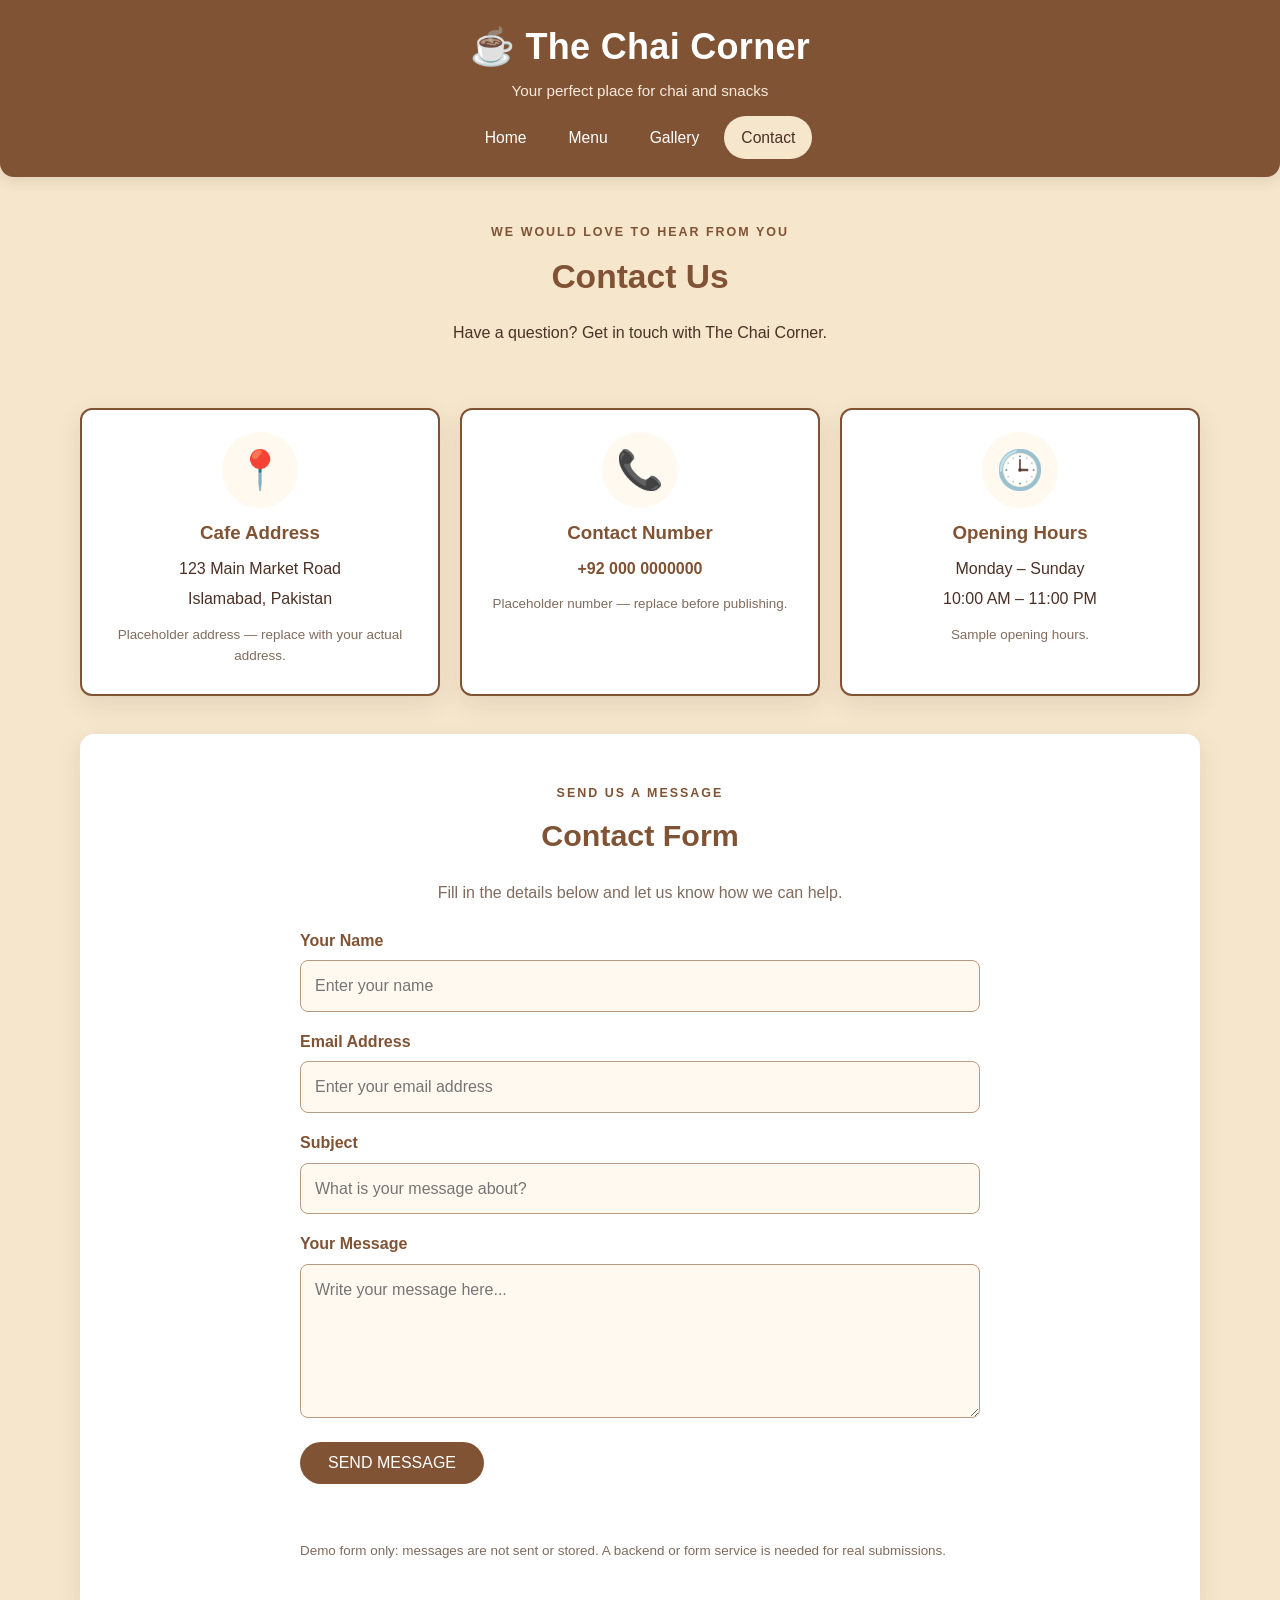
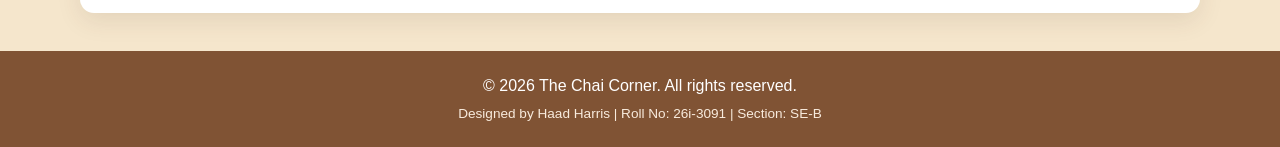
<file: contact.html>
<!DOCTYPE html>
<html lang="en">
<head>
  <meta charset="UTF-8">
  <meta name="viewport" content="width=device-width, initial-scale=1.0">
  <meta name="description" content="Contact The Chai Corner.">
  <title>Contact | The Chai Corner</title>
  <link rel="stylesheet" href="style.css">
  <script src="script.js" defer></script>
</head>
<body>
  <header class="site-header">
    <h1 class="brand">☕ The Chai Corner</h1>
    <p class="tagline">Your perfect place for chai and snacks</p>
    <div class="nav-wrap">
      <button class="nav-toggle" type="button" aria-expanded="false" aria-controls="main-navigation">☰ Menu</button>
      <nav class="site-nav" id="main-navigation" aria-label="Main navigation">
        <a href="index.html">Home</a>
        <a href="menu.html">Menu</a>
        <a href="gallery.html">Gallery</a>
        <a href="contact.html" aria-current="page">Contact</a>
      </nav>
    </div>
  </header>

  <main>
    <section class="page-intro">
      <p class="eyebrow">We would love to hear from you</p>
      <h2>Contact Us</h2>
      <p>Have a question? Get in touch with The Chai Corner.</p>
    </section>

    <section class="contact-grid section" aria-label="Cafe contact information">
      <article class="contact-card">
        <div class="feature-icon" aria-hidden="true">📍</div>
        <h3>Cafe Address</h3>
        <p>123 Main Market Road</p>
        <p>Islamabad, Pakistan</p>
        <p class="placeholder-note">Placeholder address — replace with your actual address.</p>
      </article>
      <article class="contact-card">
        <div class="feature-icon" aria-hidden="true">📞</div>
        <h3>Contact Number</h3>
        <p><a href="tel:+920000000000">+92 000 0000000</a></p>
        <p class="placeholder-note">Placeholder number — replace before publishing.</p>
      </article>
      <article class="contact-card">
        <div class="feature-icon" aria-hidden="true">🕒</div>
        <h3>Opening Hours</h3>
        <p>Monday – Sunday</p>
        <p>10:00 AM – 11:00 PM</p>
        <p class="placeholder-note">Sample opening hours.</p>
      </article>
    </section>

    <section class="contact-form-section">
      <div class="form-heading">
        <p class="eyebrow">Send us a message</p>
        <h2 class="section-heading">Contact Form</h2>
        <p>Fill in the details below and let us know how we can help.</p>
      </div>
      <form class="contact-form" id="contact-form">
        <div class="form-field">
          <label for="visitor-name">Your Name</label>
          <input type="text" id="visitor-name" name="name" placeholder="Enter your name" required>
        </div>
        <div class="form-field">
          <label for="visitor-email">Email Address</label>
          <input type="email" id="visitor-email" name="email" placeholder="Enter your email address" required>
        </div>
        <div class="form-field">
          <label for="visitor-subject">Subject</label>
          <input type="text" id="visitor-subject" name="subject" placeholder="What is your message about?" required>
        </div>
        <div class="form-field">
          <label for="visitor-message">Your Message</label>
          <textarea id="visitor-message" name="message" rows="5" placeholder="Write your message here..." required></textarea>
        </div>
        <button type="submit">SEND MESSAGE</button>
        <p class="form-feedback" id="form-feedback" role="status" aria-live="polite"></p>
        <p class="placeholder-note">Demo form only: messages are not sent or stored. A backend or form service is needed for real submissions.</p>
      </form>
    </section>
  </main>

  <footer>
    <p>© 2026 The Chai Corner. All rights reserved.</p>
    <p class="student-details">Designed by Haad Harris | Roll No: 26i-3091 | Section: SE-B</p>
  </footer>
</body>
</html>
</file>
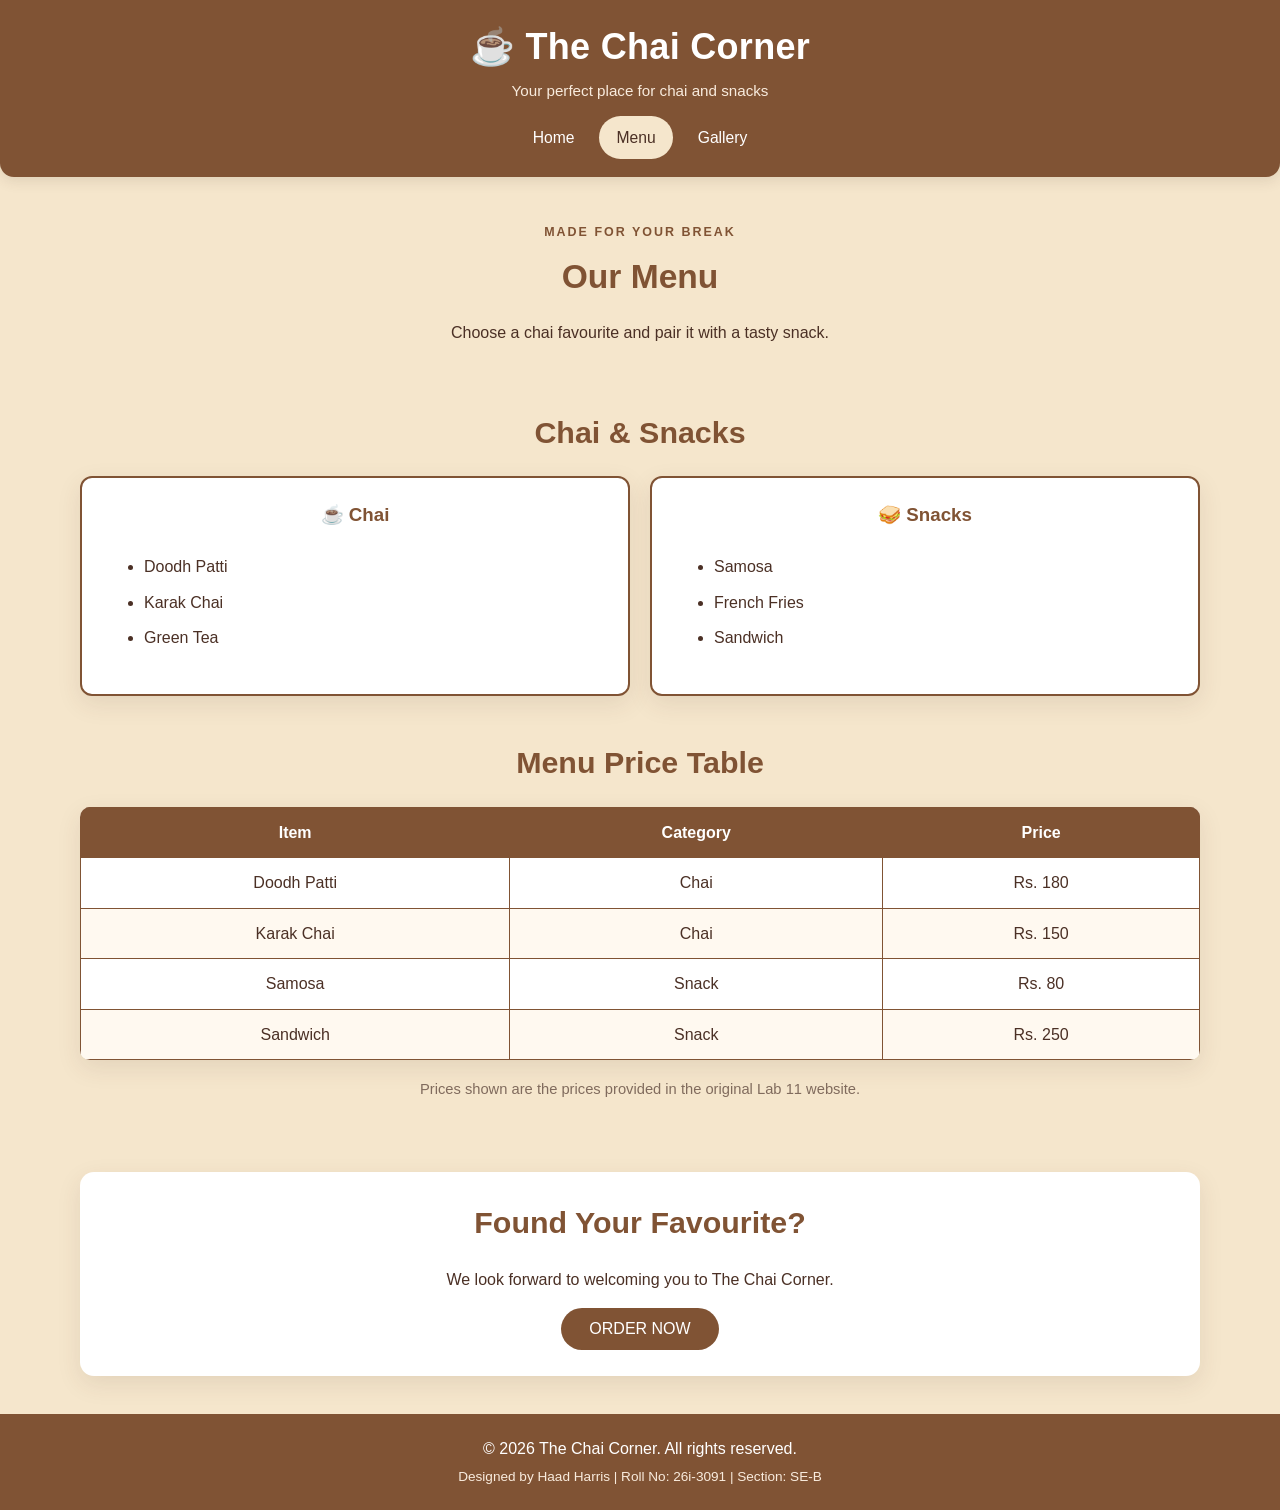
<file: menu.html>
<!DOCTYPE html>
<html lang="en">
<head>
    <meta charset="UTF-8">
    <meta name="viewport" content="width=device-width, initial-scale=1.0">
    <meta name="description" content="Explore The Chai Corner chai and snacks menu.">
    <title>Menu | The Chai Corner</title>
    <link rel="stylesheet" href="style.css">
    <script src="script.js" defer></script>
</head>
<body>
    <header class="site-header">
        <h1 class="brand">☕ The Chai Corner</h1>
        <p class="tagline">Your perfect place for chai and snacks</p>
        <div class="nav-wrap">
            <button class="nav-toggle" type="button" aria-expanded="false" aria-controls="main-navigation">☰ Menu</button>
            <nav class="site-nav" id="main-navigation" aria-label="Main navigation">
                <a href="index.html" >Home</a>
                <a href="menu.html" aria-current="page">Menu</a>
                <a href="gallery.html" >Gallery</a>
            </nav>
        </div>
    </header>
    <main>
        <section class="page-intro">
            <p class="eyebrow">Made for your break</p>
            <h2>Our Menu</h2>
            <p>Choose a chai favourite and pair it with a tasty snack.</p>
        </section>

        <section class="section">
            <h2 class="section-heading">Chai & Snacks</h2>
            <div class="menu">
                <article class="menu-card">
                    <h3>☕ Chai</h3>
                    <ul>
                        <li>Doodh Patti</li>
                        <li>Karak Chai</li>
                        <li>Green Tea</li>
                    </ul>
                </article>
                <article class="menu-card">
                    <h3>🥪 Snacks</h3>
                    <ul>
                        <li>Samosa</li>
                        <li>French Fries</li>
                        <li>Sandwich</li>
                    </ul>
                </article>
            </div>
        </section>

        <section class="section">
            <h2 class="section-heading">Menu Price Table</h2>
            <table>
                <thead>
                    <tr><th>Item</th><th>Category</th><th>Price</th></tr>
                </thead>
                <tbody>
                    <tr><td>Doodh Patti</td><td>Chai</td><td>Rs. 180</td></tr>
                    <tr><td>Karak Chai</td><td>Chai</td><td>Rs. 150</td></tr>
                    <tr><td>Samosa</td><td>Snack</td><td>Rs. 80</td></tr>
                    <tr><td>Sandwich</td><td>Snack</td><td>Rs. 250</td></tr>
                </tbody>
            </table>
            <p class="gallery-note">Prices shown are the prices provided in the original Lab 11 website.</p>
        </section>

        <section class="order">
            <h2 class="section-heading">Found Your Favourite?</h2>
            <p>We look forward to welcoming you to The Chai Corner.</p>
            <button class="order-button" type="button">ORDER NOW</button>
        </section>
    </main>
    <footer>
        <p>© 2026 The Chai Corner. All rights reserved.</p>
        <p class="student-details">Designed by Haad Harris | Roll No: 26i-3091 | Section: SE-B</p>
    </footer>
</body>
</html>
</file>
<file: style.css>
/*
  The Chai Corner
  Student: Haad Harris | Roll No: 26i-3091 | Section: SE-B
  Lab 12: Multi-page website expansion of the original Lab 11 design.
*/

:root {
    --cream: #F5E6CC;
    --chai-brown: #805334;
    --dark-brown: #4B3025;
    --white: #FFFFFF;
    --soft-cream: #FFF9F0;
    --muted: #806B5D;
    --shadow: 0 8px 24px rgba(75, 48, 37, 0.10);
}

* { box-sizing: border-box; }

html { scroll-behavior: smooth; }

body {
    background-color: var(--cream);
    color: var(--dark-brown);
    font-family: Arial, sans-serif;
    margin: 0;
    line-height: 1.6;
}

img { max-width: 100%; display: block; }

a { color: inherit; }

.site-header {
    background-color: var(--chai-brown);
    color: white;
    padding: 18px 5%;
    text-align: center;
    border-radius: 0 0 14px 14px;
    box-shadow: 0 4px 14px rgba(75, 48, 37, 0.12);
}

.brand {
    margin: 0;
    font-size: clamp(1.7rem, 4vw, 2.25rem);
    letter-spacing: 0.3px;
}

.tagline {
    margin: 3px 0 13px;
    color: #F8EBDD;
    font-size: 0.95rem;
}

.nav-wrap {
    display: flex;
    justify-content: center;
    align-items: center;
    gap: 10px;
}

.site-nav {
    display: flex;
    justify-content: center;
    align-items: center;
    flex-wrap: wrap;
    gap: 8px;
}

.site-nav a {
    color: white;
    text-decoration: none;
    padding: 9px 17px;
    border-radius: 22px;
    font-size: 0.98rem;
    transition: background-color 0.2s ease, color 0.2s ease;
}

.site-nav a:hover,
.site-nav a[aria-current="page"] {
    background-color: var(--cream);
    color: var(--dark-brown);
}

.nav-toggle {
    display: none;
    background: transparent;
    border: 1px solid rgba(255,255,255,.65);
    color: white;
    border-radius: 8px;
    padding: 8px 12px;
    font-size: 1rem;
    cursor: pointer;
}

main {
    width: min(1120px, 90%);
    margin: 0 auto;
    min-height: 65vh;
}

.welcome {
    text-align: center;
    padding: clamp(22px, 4vw, 42px);
    background-color: white;
    margin-top: 28px;
    border-radius: 14px;
    box-shadow: var(--shadow);
}

.welcome h2, .section-heading {
    color: var(--chai-brown);
}

.welcome h2 {
    margin: 0 0 8px;
    font-size: clamp(1.5rem, 3vw, 2rem);
}

.welcome p {
    max-width: 650px;
    margin: 0 auto 20px;
}

.hero-image {
    width: min(360px, 100%);
    height: 260px;
    object-fit: contain;
    margin: 20px auto 0;
    border-radius: 12px;
    background: var(--soft-cream);
}

.eyebrow {
    color: var(--chai-brown);
    text-transform: uppercase;
    letter-spacing: 2px;
    font-size: 0.78rem;
    font-weight: bold;
    margin-bottom: 7px;
}

.section {
    padding: 34px 0 8px;
}

.section-heading {
    text-align: center;
    margin: 0 0 20px;
    font-size: clamp(1.45rem, 3vw, 1.9rem);
}

.menu {
    display: flex;
    justify-content: space-around;
    align-items: stretch;
    gap: 20px;
}

.menu-card {
    background-color: white;
    padding: 22px;
    flex: 1 1 280px;
    border-radius: 12px;
    border: 2px solid var(--chai-brown);
    box-shadow: var(--shadow);
}

.menu-card h3 {
    text-align: center;
    color: var(--chai-brown);
    margin-top: 0;
}

.menu-card li { padding: 5px 0; }

.feature-grid, .gallery-grid, .menu-grid {
    display: grid;
    grid-template-columns: repeat(3, minmax(0, 1fr));
    gap: 20px;
}

.feature-card, .gallery-card, .dish-card {
    background: white;
    border-radius: 12px;
    overflow: hidden;
    box-shadow: var(--shadow);
    border: 1px solid rgba(128, 83, 52, .22);
}

.feature-card { padding: 22px; text-align: center; }
.feature-card h3, .dish-card h3, .gallery-card h3 { color: var(--chai-brown); }
.feature-icon {
    font-size: 2.4rem;
    width: 76px;
    height: 76px;
    display: grid;
    place-items: center;
    margin: 0 auto 10px;
    background: var(--soft-cream);
    border-radius: 50%;
}

table {
    width: 100%;
    border-collapse: collapse;
    background-color: white;
    margin-top: 20px;
    border-radius: 10px;
    overflow: hidden;
    box-shadow: var(--shadow);
}

th, td {
    border: 1px solid var(--chai-brown);
    padding: 12px;
    text-align: center;
}

th {
    background-color: var(--chai-brown);
    color: white;
}

tbody tr:nth-child(even) { background: var(--soft-cream); }

.order {
    text-align: center;
    background-color: white;
    padding: 26px 20px;
    margin: 32px 0;
    border-radius: 14px;
    box-shadow: var(--shadow);
}

button, .button-link {
    background-color: var(--chai-brown);
    color: white;
    padding: 12px 28px;
    border: none;
    border-radius: 22px;
    font-size: 1rem;
    cursor: pointer;
    text-decoration: none;
    display: inline-block;
    transition: background-color .2s ease, transform .2s ease;
}

button:hover, .button-link:hover {
    background-color: var(--dark-brown);
    transform: translateY(-2px);
}

.page-intro {
    text-align: center;
    padding: 34px 0 12px;
}

.page-intro h2 {
    color: var(--chai-brown);
    margin: 0 0 8px;
    font-size: clamp(1.6rem, 3vw, 2.1rem);
}

.dish-card { padding: 20px; }
.dish-card p { margin-bottom: 0; }
.price {
    color: var(--chai-brown);
    font-weight: bold;
    font-size: 1.05rem;
}
.dish-icon {
    background: var(--soft-cream);
    border-radius: 10px;
    padding: 15px;
    text-align: center;
    font-size: 2rem;
}

.gallery-card img {
    width: 100%;
    height: 220px;
    object-fit: contain;
    background: var(--soft-cream);
    padding: 10px;
}
.gallery-card .gallery-caption { padding: 2px 18px 16px; }
.gallery-card h3 { margin-bottom: 4px; }
.gallery-note {
    text-align: center;
    color: var(--muted);
    margin: 18px 0 30px;
    font-size: .92rem;
}

footer {
    text-align: center;
    margin-top: 38px;
    padding: 18px 12px;
    background-color: var(--chai-brown);
    color: white;
}
footer p { margin: 4px 0; }
footer .student-details { font-size: .85rem; color: #F8EBDD; }

@media (max-width: 760px) {
    main { width: min(92%, 600px); }
    .menu { flex-direction: column; }
    .feature-grid, .gallery-grid, .menu-grid { grid-template-columns: repeat(2, minmax(0, 1fr)); }
}

@media (max-width: 560px) {
    .site-header { padding: 16px 4%; }
    .nav-wrap { justify-content: space-between; flex-wrap: wrap; }
    .nav-toggle { display: inline-block; }
    .site-nav {
        display: none;
        width: 100%;
        flex-direction: column;
        gap: 3px;
        padding-top: 10px;
    }
    .site-nav.is-open { display: flex; }
    .site-nav a { width: 100%; }
    .feature-grid, .gallery-grid, .menu-grid { grid-template-columns: 1fr; }
    .welcome { margin-top: 18px; }
    table { font-size: .88rem; }
    th, td { padding: 9px 6px; }
}


/* Contact page additions — keeps the original Lab 11 palette */
.contact-grid { display: grid; grid-template-columns: repeat(3, minmax(0, 1fr)); gap: 20px; }
.contact-card {
    background: white; border: 2px solid var(--chai-brown); border-radius: 12px;
    padding: 22px 18px; text-align: center; box-shadow: var(--shadow);
}
.contact-card h3 { color: var(--chai-brown); margin: 8px 0; }
.contact-card p { margin: 5px 0; }
.contact-card a { color: var(--chai-brown); font-weight: bold; text-decoration: none; }
.contact-card a:hover { text-decoration: underline; }
.placeholder-note { color: var(--muted); font-size: .84rem; margin-top: 12px !important; }
.contact-form-section {
    background: white; border-radius: 14px; padding: clamp(22px, 4vw, 38px);
    margin: 30px 0; box-shadow: var(--shadow);
}
.form-heading { text-align: center; }
.form-heading p:last-child { color: var(--muted); }
.contact-form { width: min(100%, 680px); margin: 22px auto 0; }
.form-field { margin-bottom: 17px; }
.form-field label { display: block; color: var(--chai-brown); font-weight: bold; margin-bottom: 7px; }
.form-field input, .form-field textarea {
    width: 100%; padding: 12px 14px; border: 1px solid #B99A82; border-radius: 8px;
    background: var(--soft-cream); color: var(--dark-brown); font: inherit;
}
.form-field input:focus, .form-field textarea:focus { outline: 2px solid var(--chai-brown); outline-offset: 2px; }
.form-field textarea { resize: vertical; min-height: 130px; }
.form-feedback { color: var(--chai-brown); font-weight: bold; min-height: 1.5em; }
@media (max-width: 760px) { .contact-grid { grid-template-columns: 1fr; } }
</file>
